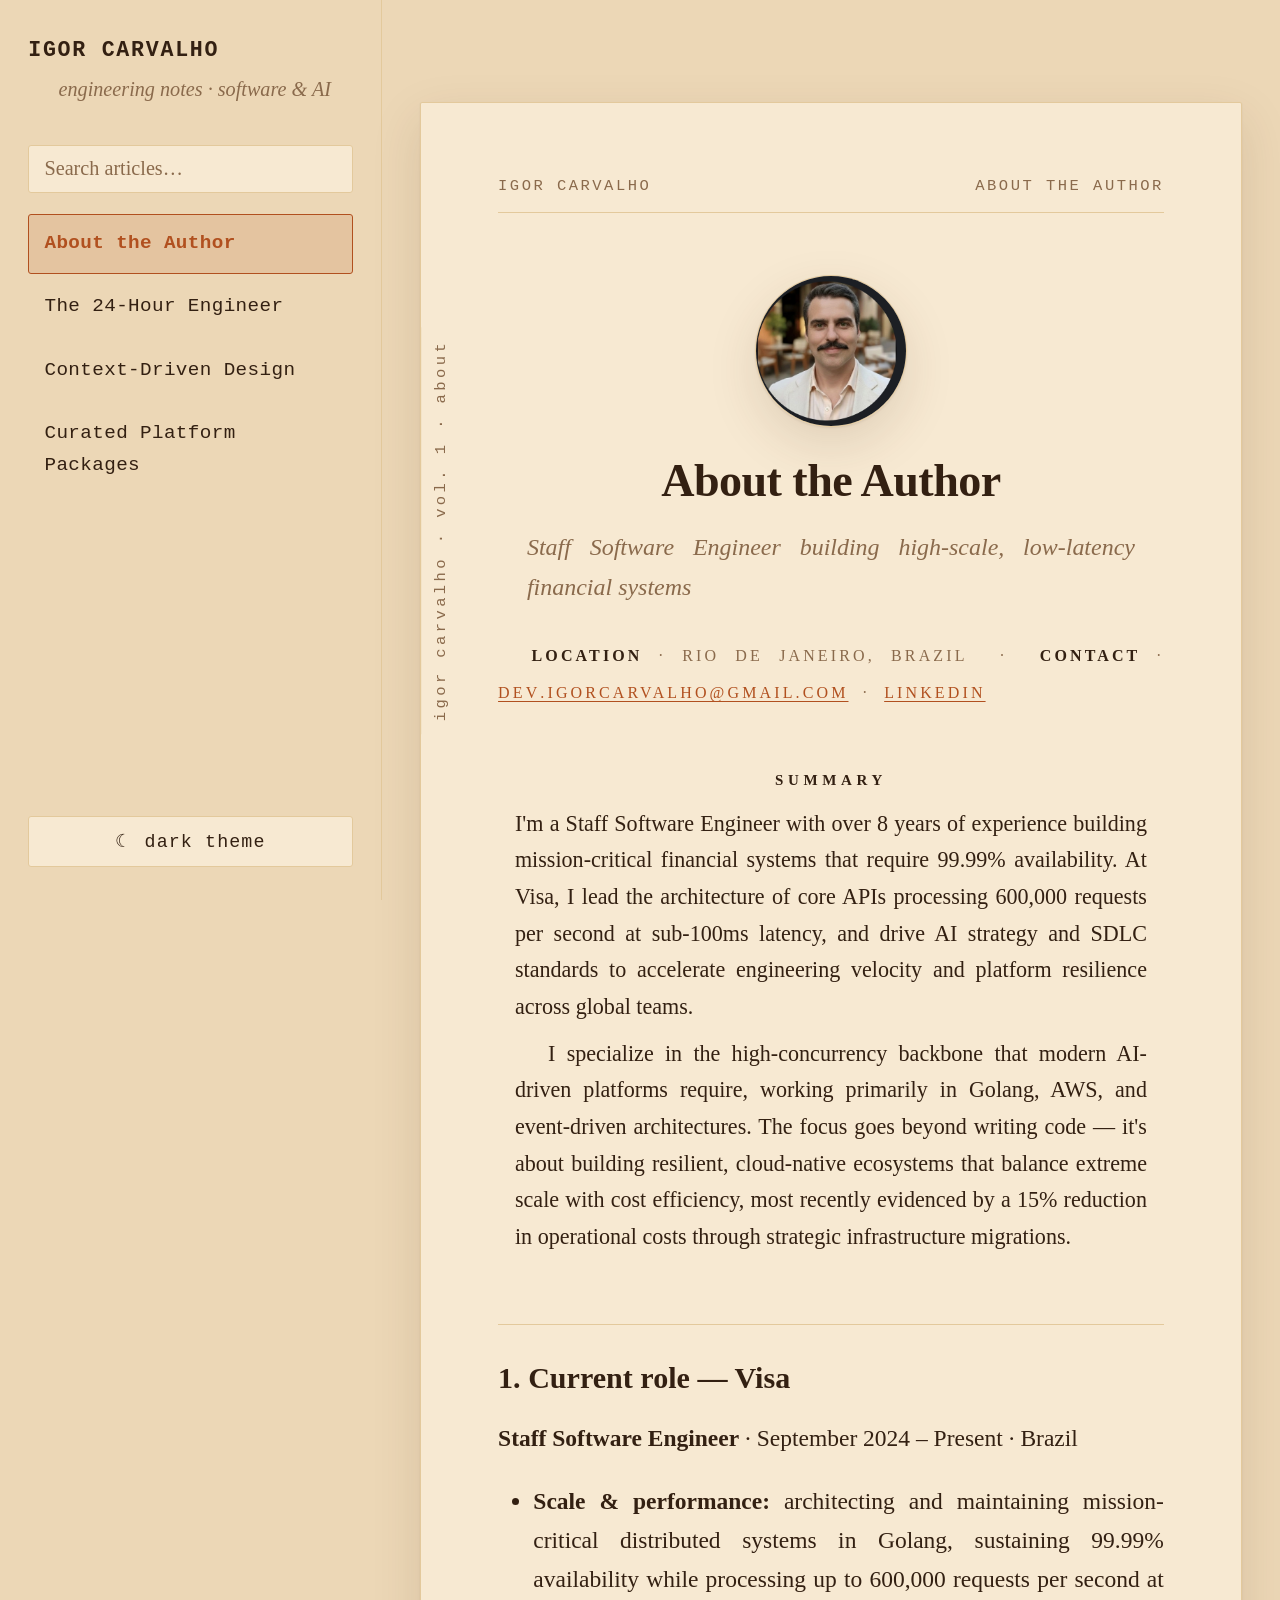
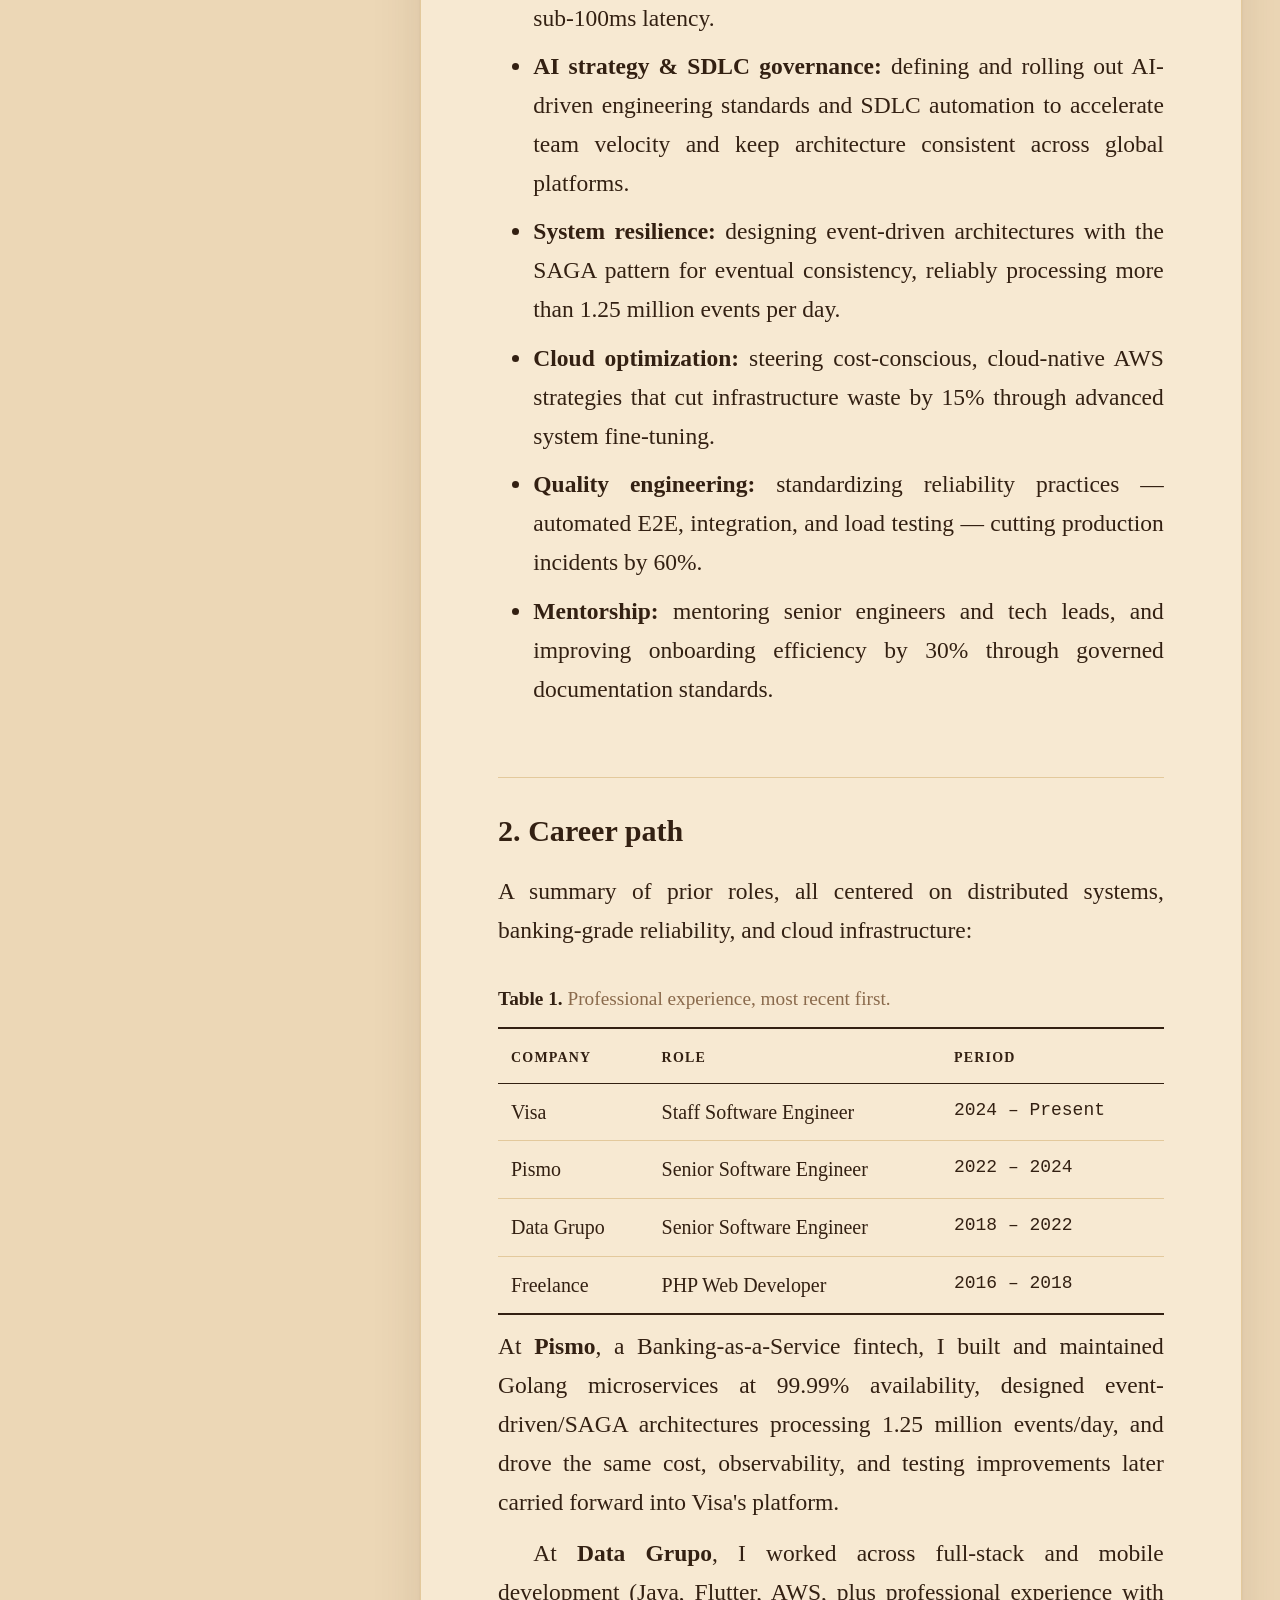
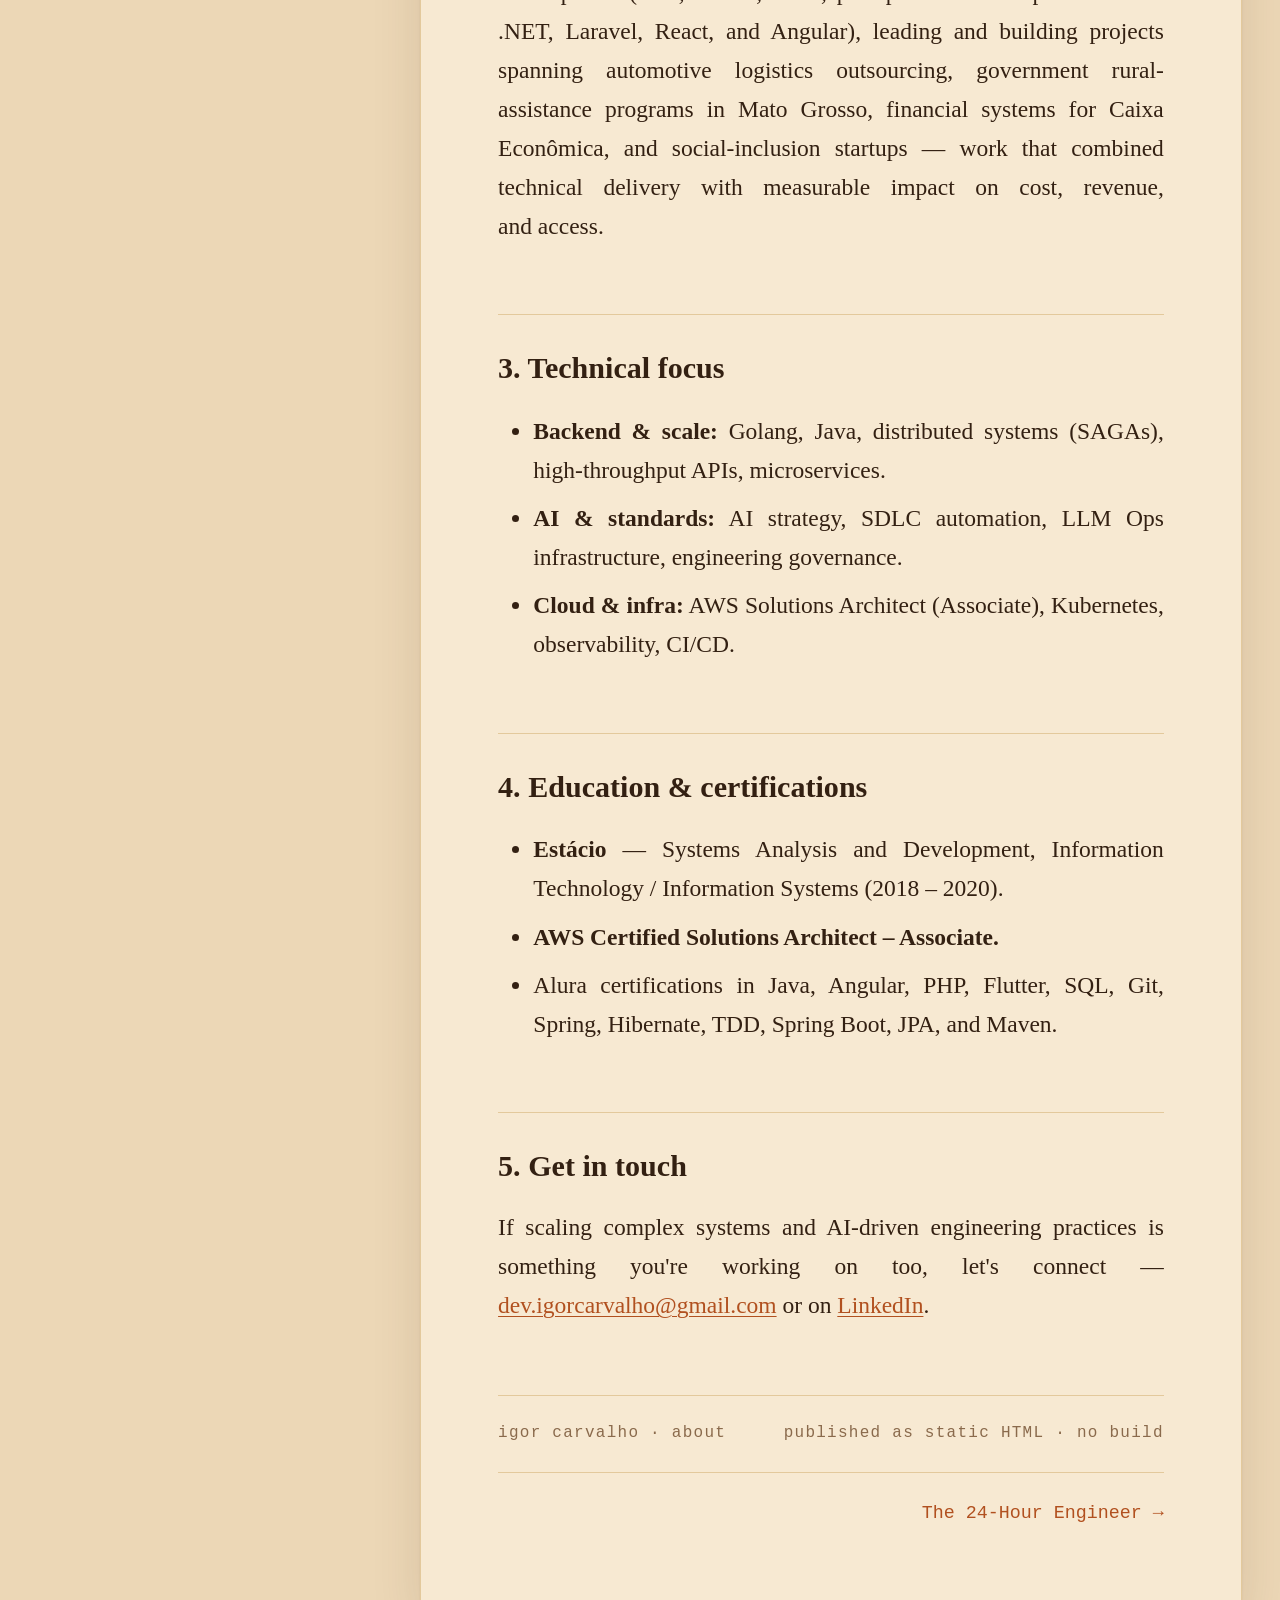
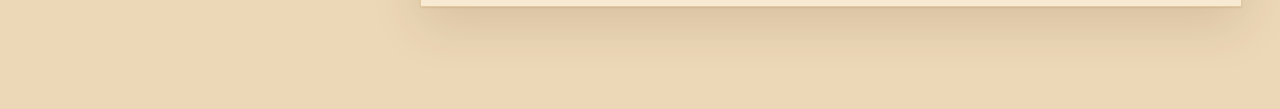
<file: index.html>
<!DOCTYPE html>
<html lang="en">
<head>
<meta charset="UTF-8">
<meta name="viewport" content="width=device-width, initial-scale=1.0">
<title>Igor Carvalho — Engineering Notes</title>
<meta name="description" content="Engineering notes on software and AI — technical articles loaded on demand, zero build, GitHub Pages.">

<script>
  // Anti-flash: applies the theme before first paint, without waiting for app.js.
  (function () {
    var saved = localStorage.getItem("theme");
    var theme = saved || (matchMedia("(prefers-color-scheme: dark)").matches ? "dark" : "light");
    document.documentElement.setAttribute("data-theme", theme);
  })();
</script>
<link rel="icon" type="image/svg+xml" href="./assets/favicon.svg?v=__SITE_VERSION__">
<link rel="stylesheet" href="./assets/style.css?v=__SITE_VERSION__">
</head>
<body>
  <div class="app-shell">
    <aside class="sidebar">
      <p class="sidebar__brand">IGOR CARVALHO</p>
      <p class="sidebar__tagline">engineering notes · software &amp; AI</p>
      <div class="search">
        <input type="search" id="search-articles" class="search__field" placeholder="Search articles…" aria-label="Search articles by title">
      </div>
      <nav>
        <!-- itens montados em runtime por assets/app.js a partir de articles/manifest.json -->
      </nav>
      <p class="search__empty" hidden>No articles found.</p>
      <div class="sidebar__footer">
        <button id="toggle-theme" class="theme-toggle" type="button">☾ tema escuro</button>
      </div>
    </aside>
    <main id="content">
      <!-- conteúdo do artigo é injetado aqui via fetch (assets/app.js) -->
    </main>
  </div>
  <script>window.__SITE_VERSION__ = "__SITE_VERSION__";</script>
  <script src="./assets/app.js?v=__SITE_VERSION__"></script>
</body>
</html>
</file>
<file: assets/style.css>
/* =========================================================================
   Livro de Abas — design system centralizado (light + dark, paleta onsen)
   Todo o shell (index.html) e todo fragmento em /articles devem obedecer
   este arquivo. Customização pontual só via style="" inline no artigo.
   ========================================================================= */

:root{
  --serif:"Charter","Bitstream Charter","Sitka Text",Cambria,Georgia,"Times New Roman",serif;
  --mono:ui-monospace,"SF Mono","Cascadia Code",Menlo,Consolas,"Liberation Mono",monospace;
}

/* ---- Tema claro: "Onsen Day" ---- */
:root[data-theme="light"]{
  --desk:#ecd7b6;
  --paper:#f7e9d2;
  --ink:#332012;
  --muted:#8a6a4c;
  --rule:#e3c99c;
  --accent:#b1501f;
  --danger:#a3341f;
  --warn:#a06a12;
  --code-bg:#f7e9cd;
  --code-rule:#ecd6a9;
  --shadow:0 1px 2px rgba(74,44,20,.10),0 18px 50px rgba(74,44,20,.13);
}

/* ---- Tema escuro: "Onsen Night" ---- */
:root[data-theme="dark"]{
  --desk:#14100c;
  --paper:#211a14;
  --ink:#ecdfd0;
  --muted:#a99884;
  --rule:#3d3226;
  --accent:#e0965f;
  --danger:#e0796a;
  --warn:#d9b25f;
  --code-bg:#2a2117;
  --code-rule:#3d3226;
  --shadow:0 1px 2px rgba(0,0,0,.35),0 18px 50px rgba(0,0,0,.45);
}

/* ===== Reset ===== */
*{box-sizing:border-box}
html{-webkit-text-size-adjust:100%}

/* Escala tipográfica em 3 tamanhos de tela (mobile-first), +30% sobre a
   escala anterior (16/17/18px). Como o resto da folha usa rem, todo o
   site (texto, sidebar, espaçamentos) escala junto a partir daqui. */
html{ font-size:21px; }
@media (min-width:641px){ html{ font-size:22.5px; } }  /* tablet */
@media (min-width:1025px){ html{ font-size:23.5px; } } /* desktop */

body{
  margin:0; background:var(--desk); color:var(--ink);
  font-family:var(--serif); line-height:1.66;
  transition:background .18s ease, color .18s ease;
}
img,svg{max-width:100%}

/* ===== Shell: sidebar + main ===== */
.app-shell{display:flex; min-height:100vh; align-items:stretch}

.sidebar{
  flex:0 0 16.25rem; position:sticky; top:0; height:100vh; overflow-y:auto;
  display:flex; flex-direction:column;
  background:var(--desk); border-right:1px solid var(--rule);
  padding:1.4rem 1.2rem;
}
.sidebar__brand{
  font-family:var(--mono); font-weight:700; font-size:.92rem;
  letter-spacing:.08em; color:var(--ink); margin:0 0 .2rem;
}
.sidebar__tagline{
  font-family:var(--serif); font-style:italic; color:var(--muted);
  font-size:.86rem; margin:0 0 1.6rem;
}
.search{margin:0 0 .9rem}
.search__field{
  width:100%; font-family:var(--serif); font-size:.86rem;
  color:var(--ink); background:var(--paper); border:1px solid var(--rule);
  border-radius:3px; padding:.5rem .65rem;
}
.search__field::placeholder{color:var(--muted)}
.search__field:focus{outline:none; border-color:var(--accent)}
.search__empty{
  font-family:var(--mono); font-size:.78rem; color:var(--muted);
  padding:.4rem .65rem; margin:.2rem 0 0;
}

.sidebar nav{display:flex; flex-direction:column; gap:.15rem}
.sidebar nav a{
  display:block; color:var(--ink); text-decoration:none;
  font-family:var(--mono); font-size:.82rem; letter-spacing:.02em;
  padding:.55rem .65rem; border-radius:3px; border:1px solid transparent;
}
.sidebar nav a:hover{
  border-color:var(--rule);
  background:color-mix(in srgb, var(--accent) 10%, transparent);
}
.sidebar nav a.active{
  color:var(--accent); border-color:var(--accent);
  background:color-mix(in srgb, var(--accent) 14%, transparent);
  font-weight:700;
}
.sidebar__footer{margin-top:auto; padding-top:1.2rem}
.theme-toggle{
  width:100%; display:flex; align-items:center; justify-content:center; gap:.5rem;
  font-family:var(--mono); font-size:.78rem; letter-spacing:.06em;
  color:var(--ink); background:var(--paper); border:1px solid var(--rule);
  border-radius:3px; padding:.55rem .6rem; cursor:pointer;
}
.theme-toggle:hover{border-color:var(--accent); color:var(--accent)}

main#content{
  flex:1; min-width:0; padding:clamp(.75rem,4vw,3.25rem) clamp(.5rem,3vw,2rem);
}

@media (max-width:640px){
  .app-shell{flex-direction:column}
  .sidebar{
    position:static; height:auto; width:100%; flex-direction:row;
    align-items:center; flex-wrap:wrap; border-right:none;
    border-bottom:1px solid var(--rule); padding:.9rem 1rem;
  }
  .sidebar__brand{margin:0 1rem 0 0}
  .sidebar__tagline{display:none}
  .search{width:auto; flex:0 1 11rem; margin:0 1rem 0 0; order:1}
  .search__field{width:100%}
  .sidebar nav{flex-direction:row; flex-wrap:wrap; flex:1; order:2}
  .search__empty{width:100%; order:3; margin:.3rem 0 0}
  .sidebar__footer{margin-top:0; margin-left:auto; padding-top:0; order:4}
  .theme-toggle{width:auto}
}

/* ===== Sheet / artigo (anatomia "engineering preprint") ===== */
.sheet{
  position:relative;
  max-width:44.2rem; margin:clamp(.75rem,4vw,2.5rem) auto;
  background:var(--paper);
  border:1px solid var(--rule); border-radius:2px;
  box-shadow:var(--shadow);
  padding:clamp(1.4rem,5.5vw,4.25rem) clamp(1.2rem,6vw,4.5rem) clamp(2.2rem,6vw,4rem);
}

.stamp{
  position:absolute; top:9.5rem; left:-1px;
  transform:rotate(180deg); writing-mode:vertical-rl;
  font-family:var(--mono); font-size:.66rem; letter-spacing:.22em;
  color:var(--muted); border-right:1px solid var(--rule);
  padding:.55rem .35rem; user-select:none;
}
@media (max-width:860px){ .stamp{display:none} }

.running-head{
  display:flex; justify-content:space-between; gap:1rem;
  font-family:var(--mono); font-size:.66rem; letter-spacing:.16em;
  text-transform:uppercase; color:var(--muted);
  border-bottom:1px solid var(--rule); padding-bottom:.55rem; margin-bottom:2.6rem;
}

header.titleblock{text-align:center; margin-bottom:2.4rem}
.author-photo{
  display:block; margin:0 auto 1.1rem; width:6.5rem; height:6.5rem;
  border-radius:50%; object-fit:cover;
  border:1px solid var(--rule); box-shadow:var(--shadow);
}
h1{
  font-size:clamp(1.55rem,3.6vw,2.15rem); line-height:1.22;
  font-weight:700; letter-spacing:-.012em; margin:.2rem 0 .8rem;
}
.subtitle{font-style:italic; color:var(--muted); font-size:1.02rem; margin:0 auto 1.15rem; max-width:608px}
.author{font-size:1.05rem; font-weight:600; margin:.2rem 0 .15rem}
.author .affil{font-weight:400; font-size:.86rem; color:var(--muted)}
.author .affil a{color:var(--accent)}
.meta{
  font-variant-caps:all-small-caps; letter-spacing:.14em;
  color:var(--muted); font-size:.95rem;
}
.meta b{color:var(--ink); font-weight:600}

section.abstract{max-width:632px; margin:0 auto 1.9rem}
section.abstract h2, nav.toc h2{
  border:none; margin:0 0 .55rem; padding:0;
  font-size:.9rem; font-weight:700; text-align:center;
  font-variant-caps:all-small-caps; letter-spacing:.22em; color:var(--ink);
}
section.abstract p{font-size:.94em; text-align:justify; hyphens:auto; margin:.45em 0}
.keywords{font-size:.86em; margin-top:.9rem; color:var(--muted); text-align:justify}
.keywords b{font-style:italic; font-weight:600; color:var(--ink)}

nav.toc{
  border-top:1px solid var(--rule); border-bottom:1px solid var(--rule);
  padding:1.15rem .35rem 1.05rem; margin:0 0 1.2rem;
}
nav.toc h2{text-align:left; letter-spacing:.2em}
nav.toc ol{columns:2; column-gap:2.4rem; margin:.5rem 0 0; padding-left:1.35rem; font-size:.88rem}
nav.toc li{margin:.18rem 0; break-inside:avoid}
nav.toc a{color:var(--ink); text-decoration:none}
nav.toc a:hover{color:var(--accent)}
nav.toc .refs{list-style:none; margin-left:-1.35rem; color:var(--muted)}
@media (max-width:620px){ nav.toc ol{columns:1} }

h2{
  font-size:1.28rem; line-height:1.3; font-weight:700;
  margin:2.9rem 0 .9rem; padding-top:1.45rem; border-top:1px solid var(--rule);
}
h3{font-size:1.02rem; font-weight:700; margin:1.7rem 0 .45rem}
p{margin:.5em 0; text-align:justify; hyphens:auto; text-wrap:pretty}
p + p{text-indent:1.5em; margin-top:.35em}
a{color:var(--accent); text-decoration:underline; text-decoration-thickness:.06em; text-underline-offset:.14em}
code{
  font-family:var(--mono); font-size:.82em;
  background:var(--code-bg); border:1px solid var(--code-rule);
  padding:.07em .32em; border-radius:3px; white-space:nowrap;
}
ol.plain{padding-left:1.5rem}
ol.plain li{margin:.5rem 0; text-align:justify; hyphens:auto}
ol.plain li b{font-weight:700}
ul.plain{padding-left:1.5rem}
ul.plain li{margin:.4rem 0; text-align:justify; hyphens:auto}

.equation{text-align:center; margin:1.05rem 0; font-size:1.02em; font-family:var(--serif)}
.equation .eqno{float:right; color:var(--muted); font-size:.85em}

figure{margin:1.7rem 0}
figure.listing pre{
  margin:0; background:var(--code-bg);
  border:1px solid var(--code-rule); border-radius:3px;
  padding:.95rem 1.05rem; overflow-x:auto;
  font-size:.78rem; line-height:1.58; tab-size:4;
}
figure.listing code, figure.listing pre code{
  background:transparent; border:none; padding:0; white-space:pre; font-size:1em;
}
figcaption{
  font-size:.82rem; color:var(--muted); margin-top:.55rem;
  text-align:justify; hyphens:auto; line-height:1.5;
}
figcaption b{color:var(--ink)}
figure.fig{text-align:center}
figure.fig svg{max-width:100%; height:auto}
figure.fig figcaption{text-align:justify}

table{width:100%; border-collapse:collapse; font-size:.85rem; margin:1.4rem 0 .4rem}
caption{caption-side:top; text-align:justify; font-size:.82rem; color:var(--muted); padding-bottom:.5rem}
caption b{color:var(--ink)}
thead th{
  text-align:left; font-variant-caps:all-small-caps; letter-spacing:.06em;
  font-weight:700; border-top:2px solid var(--ink); border-bottom:1px solid var(--ink);
  padding:.45rem .55rem;
}
tbody td{padding:.5rem .55rem; vertical-align:top; border-bottom:1px solid var(--rule); text-align:left; hyphens:auto}
tbody tr:last-child td{border-bottom:2px solid var(--ink)}
td.mono, th.mono{font-family:var(--mono); font-size:.9em; white-space:nowrap}
.sev-h{color:var(--danger); font-weight:600}
.sev-m{color:var(--warn); font-weight:600}
.sev-l{color:var(--muted); font-weight:600}
.gid{font-family:var(--mono); font-weight:700; color:var(--accent)}

ol.references{padding-left:1.6rem; font-size:.86rem}
ol.references li{margin:.4rem 0; text-align:justify; hyphens:auto}

footer.colophon{
  margin-top:3rem; padding-top:1rem; border-top:1px solid var(--rule);
  font-family:var(--mono); font-size:.68rem; letter-spacing:.08em; color:var(--muted);
  display:flex; justify-content:space-between; flex-wrap:wrap; gap:.5rem;
}

section.folder-index{margin-top:2.4rem}
section.folder-index h2{
  font-size:.9rem; font-weight:700; text-align:left;
  font-variant-caps:all-small-caps; letter-spacing:.18em; color:var(--ink);
  border-top:1px solid var(--rule); margin:0 0 .7rem; padding-top:1.2rem;
}

.back-to-root{margin:.6rem 0 0; font-size:.86rem}
.back-to-root a{color:var(--muted)}
.back-to-root a:hover{color:var(--accent)}

.pager{
  display:flex; justify-content:space-between; gap:1rem;
  margin-top:1.1rem; padding-top:1.1rem; border-top:1px solid var(--rule);
  font-family:var(--mono); font-size:.78rem;
}
.pager a{color:var(--accent); text-decoration:none; max-width:48%}
.pager a:hover{text-decoration:underline}
.pager__next{margin-left:auto; text-align:right}

/* ===== Diagrama de fluxo em CSS puro (usado em boas-vindas.html) ===== */
.fluxo{
  display:flex; flex-wrap:wrap; align-items:center; justify-content:center;
  gap:.4rem; margin:1.4rem 0; font-family:var(--mono); font-size:.78rem;
}
.fluxo__caixa{
  border:1px solid var(--rule); background:var(--code-bg);
  border-radius:4px; padding:.6rem .8rem; text-align:center; color:var(--ink);
}
.fluxo__seta{color:var(--accent); font-size:1.1rem}

/* ===== Estado de erro (404 de artigo) ===== */
.load-error{
  max-width:512px; margin:3rem auto; text-align:center;
  border:1px dashed var(--rule); border-radius:4px; padding:2.4rem 1.6rem;
  color:var(--muted); font-family:var(--serif);
}
.load-error h2{border:none; padding:0; margin:0 0 .6rem; color:var(--danger); font-size:1.15rem}
.load-error code{white-space:normal}

@media print{
  body{background:#fff}
  .sidebar{display:none}
  .sheet{box-shadow:none; border:none; margin:0; max-width:100%; padding:1.5cm}
  .stamp{display:none}
}
</file>
